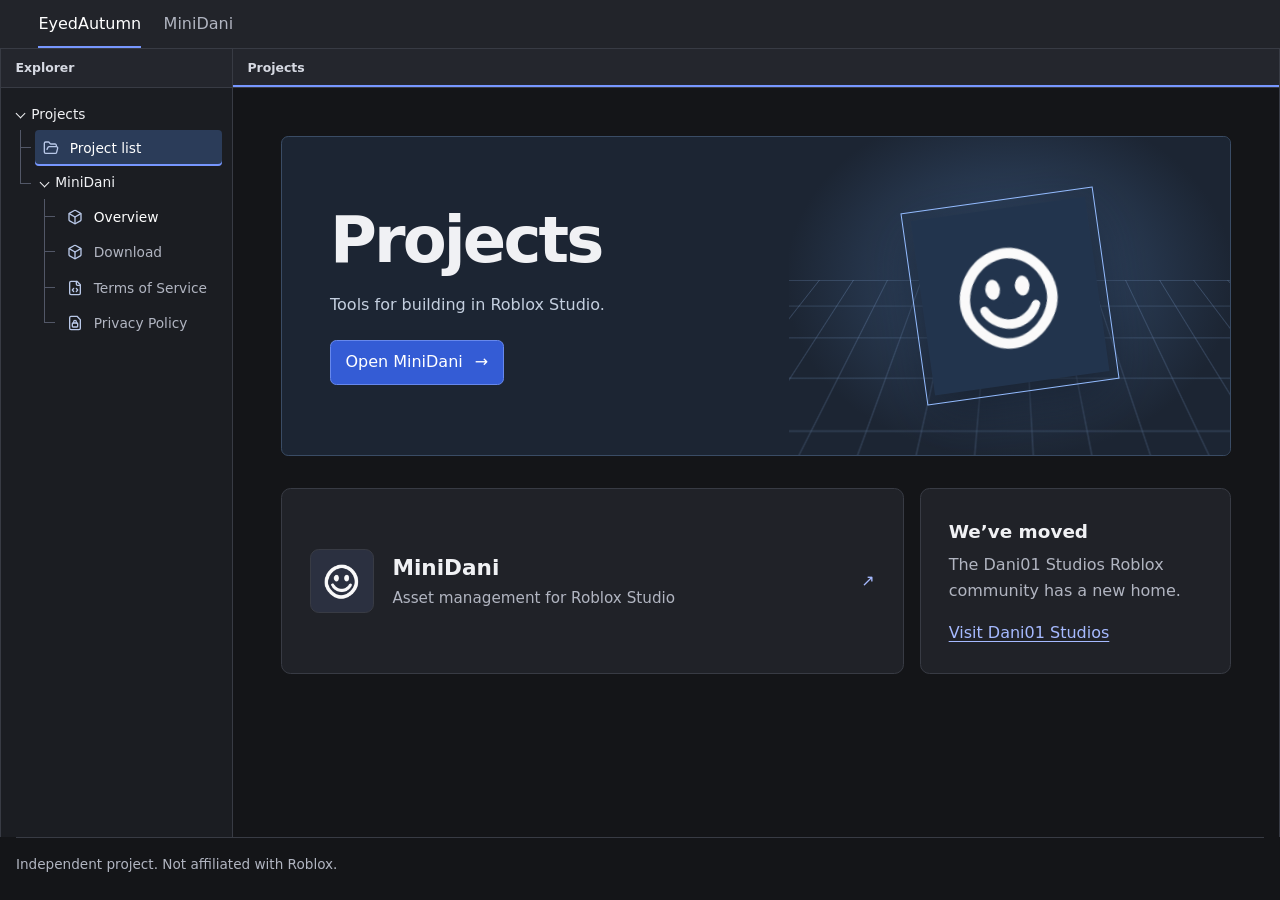
<file: index.html>
<!doctype html>
<html lang="en">
<head>
  <meta charset="utf-8">
  <meta name="viewport" content="width=device-width, initial-scale=1">
  <title>Projects · EyedAutumn</title>
  <link rel="stylesheet" href="assets/site.css">
</head>
<body>
  <header class="bar"><nav aria-label="Main navigation"><a href="index.html" aria-current="page">EyedAutumn</a><a href="MiniDani/index.html">MiniDani</a></nav></header>
  <div class="workspace">
    <aside class="explorer">
      <div class="pane-title">Explorer</div>
      <nav aria-label="Project explorer">
        <details open>
          <summary>Projects</summary>
          <div class="tree-children">
            <a href="index.html" aria-current="page"><img src="assets/icons/folder-open.svg" width="16" height="16" alt="">Project list</a>
            <details open>
              <summary>MiniDani</summary>
              <div class="tree-children">
                <a href="MiniDani/index.html"><img src="assets/icons/box.svg" width="16" height="16" alt="">Overview</a>
                <a href="MiniDani/download/index.html"><img src="assets/icons/box.svg" width="16" height="16" alt="">Download</a>
                <a href="MiniDani/terms/index.html"><img src="assets/icons/file-code.svg" width="16" height="16" alt="">Terms of Service</a>
                <a href="MiniDani/privacy/index.html"><img src="assets/icons/file-lock.svg" width="16" height="16" alt="">Privacy Policy</a>
              </div>
            </details>
          </div>
        </details>
      </nav>
    </aside>
    <main>
      <div class="pane-title document-tab">Projects</div>
      <div class="page-content">
    <header class="viewport">
      <div class="viewport-copy">
        <h1>Projects</h1>
        <p>Tools for building in Roblox Studio.</p>
        <a class="button primary" href="MiniDani/index.html">Open MiniDani <span aria-hidden="true">→</span></a>
      </div>
      <div class="viewport-art" aria-hidden="true">
        <div class="floor"></div>
        <div class="selection"><img src="assets/minidani.png" alt="" width="128" height="128"></div>
      </div>
    </header>
    <div class="grid">
      <a class="panel project" href="MiniDani/index.html">
        <img class="icon" src="assets/minidani.png" width="64" height="64" alt="">
        <span><strong>MiniDani</strong><small>Asset management for Roblox Studio</small></span>
        <span class="arrow" aria-hidden="true">↗</span>
      </a>
      <aside class="panel">
        <h2>We’ve moved</h2>
        <p>The Dani01 Studios Roblox community has a new home.</p>
        <a href="https://dani01-studios.lofty-lamp-8094.chatgpt.site">Visit Dani01 Studios</a>
      </aside>
    </div>
      </div>
    </main>
  </div>
  <footer>Independent project. Not affiliated with Roblox.</footer>
</body>
</html>
</file>
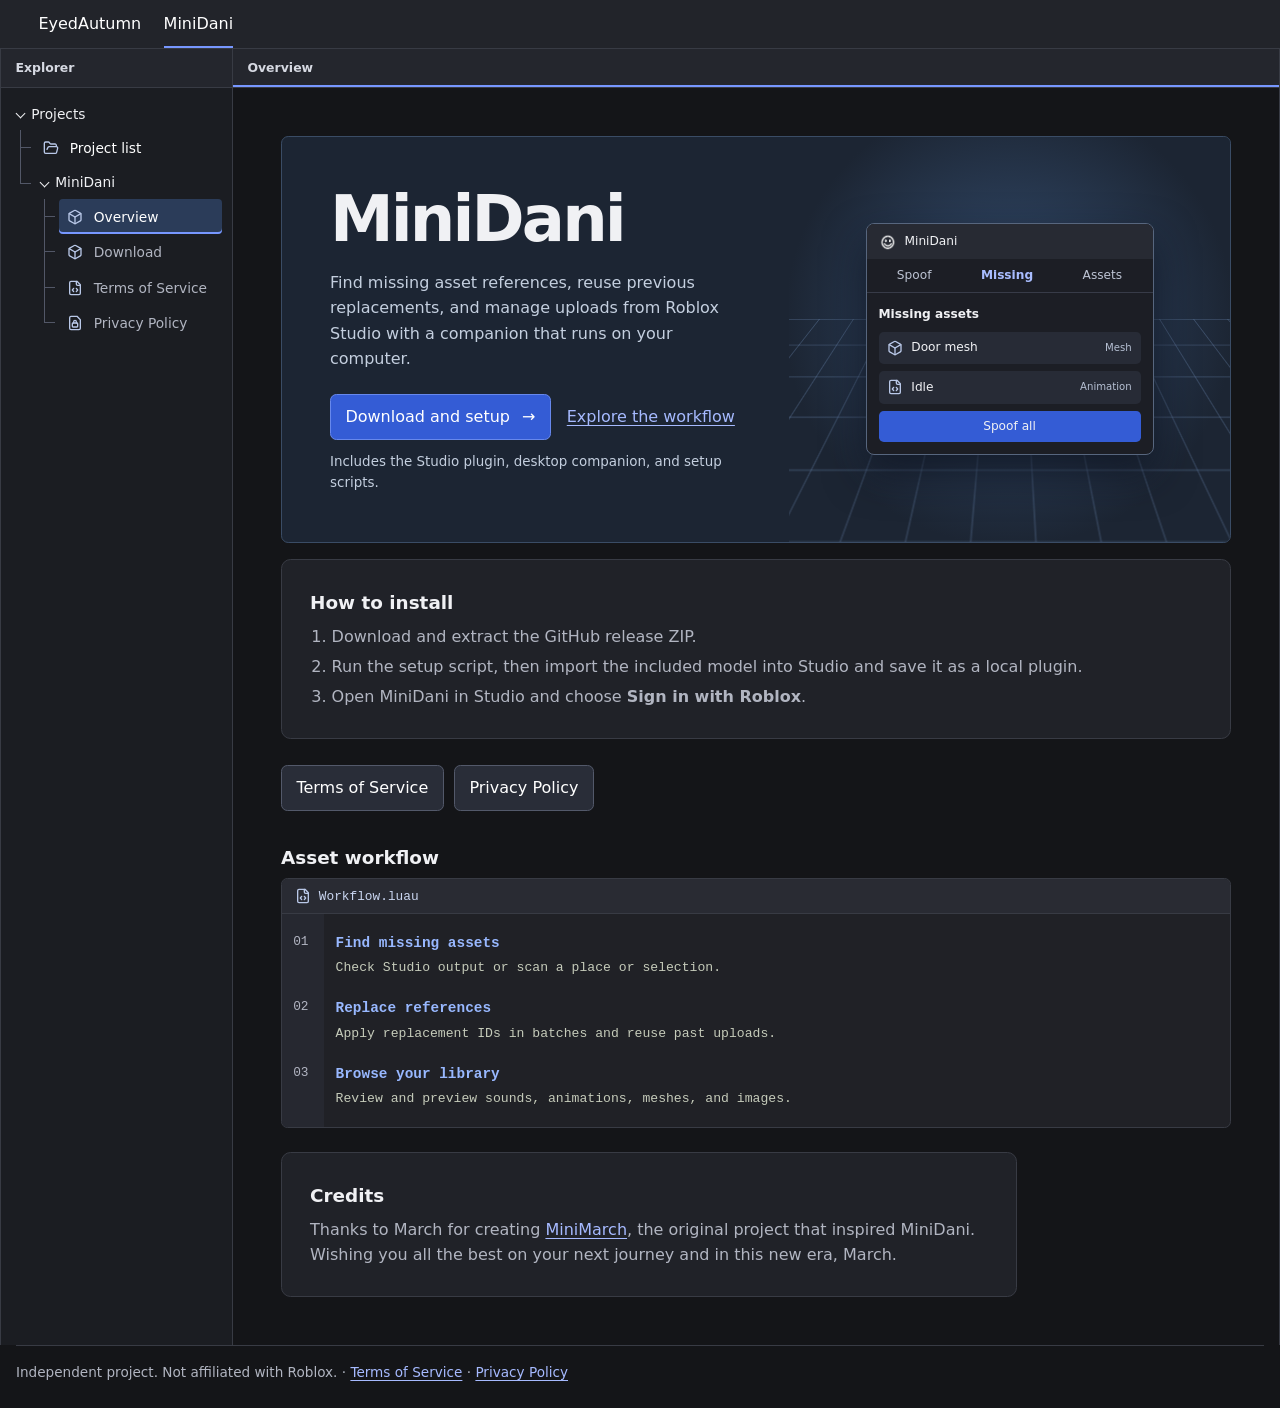
<file: MiniDani/index.html>
<!doctype html>
<html lang="en">
<head>
  <meta charset="utf-8">
  <meta name="viewport" content="width=device-width, initial-scale=1">
  <title>MiniDani · EyedAutumn</title>
  <link rel="stylesheet" href="../assets/site.css">
</head>
<body>
  <header class="bar"><nav aria-label="Main navigation"><a href="../index.html">EyedAutumn</a><a href="index.html" aria-current="page">MiniDani</a></nav></header>
  <div class="workspace">
    <aside class="explorer">
      <div class="pane-title">Explorer</div>
      <nav aria-label="Project explorer">
        <details open>
          <summary>Projects</summary>
          <div class="tree-children">
            <a href="../index.html"><img src="../assets/icons/folder-open.svg" width="16" height="16" alt="">Project list</a>
            <details open>
              <summary>MiniDani</summary>
              <div class="tree-children">
                <a href="../MiniDani/index.html" aria-current="page"><img src="../assets/icons/box.svg" width="16" height="16" alt="">Overview</a>
                <a href="../MiniDani/download/index.html"><img src="../assets/icons/box.svg" width="16" height="16" alt="">Download</a>
                <a href="../MiniDani/terms/index.html"><img src="../assets/icons/file-code.svg" width="16" height="16" alt="">Terms of Service</a>
                <a href="../MiniDani/privacy/index.html"><img src="../assets/icons/file-lock.svg" width="16" height="16" alt="">Privacy Policy</a>
              </div>
            </details>
          </div>
        </details>
      </nav>
    </aside>
    <main>
      <div class="pane-title document-tab">Overview</div>
      <div class="page-content">
    <header class="viewport minidani-viewport">
      <div class="viewport-copy">
        <h1>MiniDani</h1>
        <p>Find missing asset references, reuse previous replacements, and manage uploads from Roblox Studio with a companion that runs on your computer.</p>
        <div class="overview-actions">
          <a class="button primary" href="download/index.html">Download and setup <span aria-hidden="true">→</span></a>
          <a href="#workflow">Explore the workflow</a>
        </div>
        <p class="release-note">Includes the Studio plugin, desktop companion, and setup scripts.</p>
      </div>
      <div class="viewport-art" aria-hidden="true">
        <div class="floor"></div>
        <div class="plugin-preview">
          <div class="preview-title"><img src="../assets/minidani.png" alt="" width="18" height="18"> MiniDani</div>
          <div class="preview-tabs"><span>Spoof</span><strong>Missing</strong><span>Assets</span></div>
          <div class="preview-body">
            <strong>Missing assets</strong>
            <div class="preview-row"><img src="../assets/icons/box.svg" width="16" height="16" alt=""> Door mesh <small>Mesh</small></div>
            <div class="preview-row"><img src="../assets/icons/file-code.svg" width="16" height="16" alt=""> Idle <small>Animation</small></div>
            <span class="preview-action">Spoof all</span>
          </div>
        </div>
      </div>
    </header>
    <section class="panel setup-summary" aria-labelledby="setup-heading">
      <h2 id="setup-heading">How to install</h2>
      <ol>
        <li>Download and extract the GitHub release ZIP.</li>
        <li>Run the setup script, then import the included model into Studio and save it as a local plugin.</li>
        <li>Open MiniDani in Studio and choose <strong>Sign in with Roblox</strong>.</li>
      </ol>
    </section>
    <nav class="actions project-docs" aria-label="Project documents">
      <a class="button" href="terms/index.html">Terms of Service</a>
      <a class="button" href="privacy/index.html">Privacy Policy</a>
    </nav>
    <section id="workflow" class="workflow">
      <h2>Asset workflow</h2>
      <div class="editor">
        <div class="editor-tab"><img src="../assets/icons/file-code.svg" width="16" height="16" alt=""> Workflow.luau</div>
        <ol class="editor-lines">
          <li><h3>Find missing assets</h3><p>Check Studio output or scan a place or selection.</p></li>
          <li><h3>Replace references</h3><p>Apply replacement IDs in batches and reuse past uploads.</p></li>
          <li><h3>Browse your library</h3><p>Review and preview sounds, animations, meshes, and images.</p></li>
        </ol>
      </div>
    </section>
    <section class="panel credit">
      <h2>Credits</h2>
      <p>Thanks to March for creating <a href="https://web.archive.org/web/20261103222430/https://minimarch.catnapy.com/">MiniMarch</a>, the original project that inspired MiniDani. Wishing you all the best on your next journey and in this new era, March.</p>
    </section>
      </div>
    </main>
  </div>
  <footer>Independent project. Not affiliated with Roblox. · <a href="terms/index.html">Terms of Service</a> · <a href="privacy/index.html">Privacy Policy</a></footer>
</body>
</html>
</file>
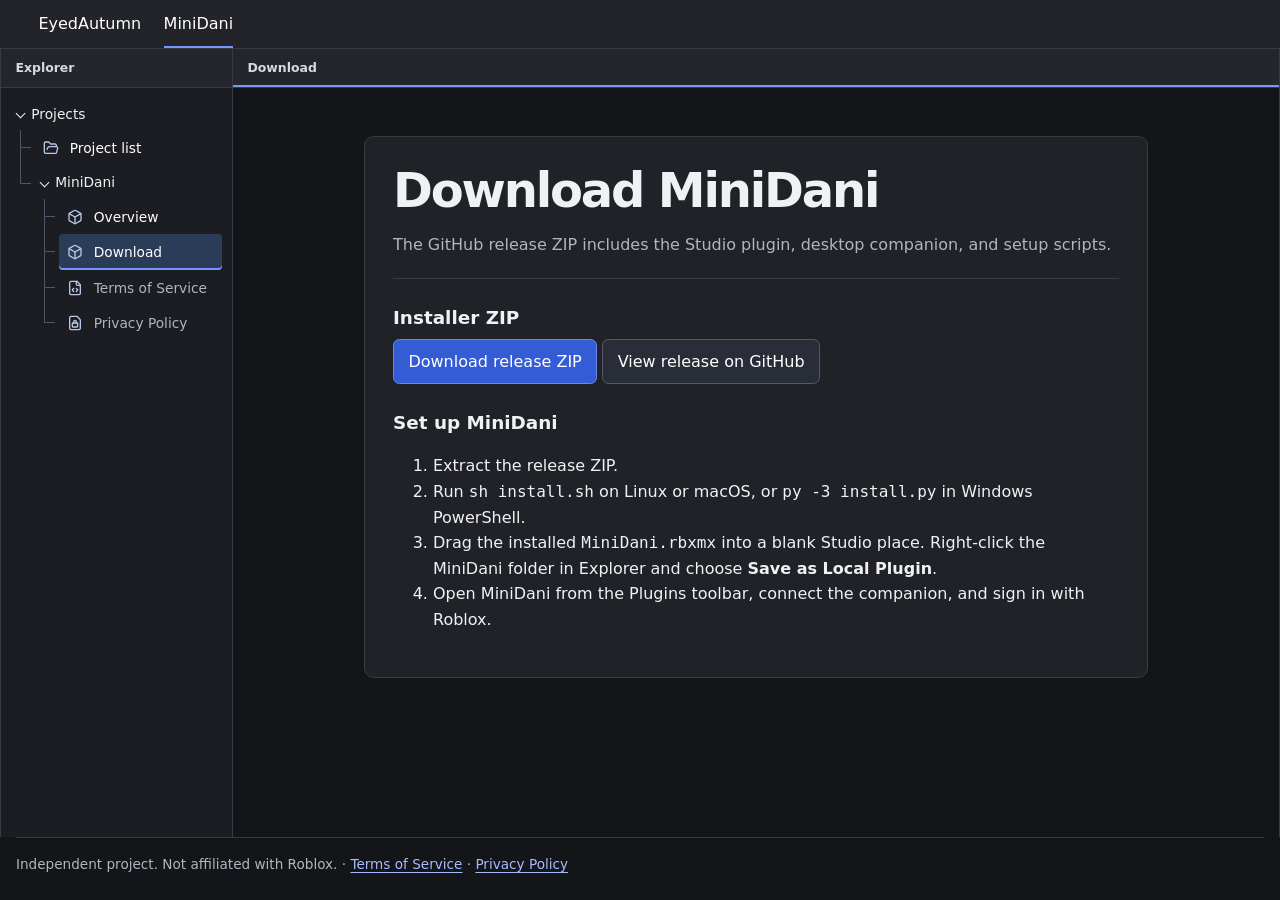
<file: MiniDani/download/index.html>
<!doctype html>
<html lang="en">
<head>
  <meta charset="utf-8">
  <meta name="viewport" content="width=device-width, initial-scale=1">
  <title>Download · MiniDani</title>
  <link rel="stylesheet" href="../../assets/site.css">
</head>
<body>
  <header class="bar"><nav aria-label="Main navigation"><a href="../../index.html">EyedAutumn</a><a href="../index.html" aria-current="location">MiniDani</a></nav></header>
  <div class="workspace">
    <aside class="explorer">
      <div class="pane-title">Explorer</div>
      <nav aria-label="Project explorer">
        <details open>
          <summary>Projects</summary>
          <div class="tree-children">
            <a href="../../index.html"><img src="../../assets/icons/folder-open.svg" width="16" height="16" alt="">Project list</a>
            <details open>
              <summary>MiniDani</summary>
              <div class="tree-children">
                <a href="../../MiniDani/index.html"><img src="../../assets/icons/box.svg" width="16" height="16" alt="">Overview</a>
                <a href="../../MiniDani/download/index.html" aria-current="page"><img src="../../assets/icons/box.svg" width="16" height="16" alt="">Download</a>
                <a href="../../MiniDani/terms/index.html"><img src="../../assets/icons/file-code.svg" width="16" height="16" alt="">Terms of Service</a>
                <a href="../../MiniDani/privacy/index.html"><img src="../../assets/icons/file-lock.svg" width="16" height="16" alt="">Privacy Policy</a>
              </div>
            </details>
          </div>
        </details>
      </nav>
    </aside>
    <main>
      <div class="pane-title document-tab">Download</div>
      <div class="page-content">
        <article class="document panel">
          <header>
            <h1>Download MiniDani</h1>
            <p>The GitHub release ZIP includes the Studio plugin, desktop companion, and setup scripts.</p>
          </header>
          <section aria-labelledby="installer">
            <h2 id="installer">Installer ZIP</h2>
            <a class="button primary" href="https://github.com/eyedautumn/MiniDani/releases/latest/download/MiniDani-companion.zip">Download release ZIP</a>
            <a class="button" href="https://github.com/eyedautumn/MiniDani/releases/latest">View release on GitHub</a>
          </section>
          <section>
            <h2>Set up MiniDani</h2>
            <ol>
              <li>Extract the release ZIP.</li>
              <li>Run <code>sh install.sh</code> on Linux or macOS, or <code>py -3 install.py</code> in Windows PowerShell.</li>
              <li>Drag the installed <code>MiniDani.rbxmx</code> into a blank Studio place. Right-click the MiniDani folder in Explorer and choose <strong>Save as Local Plugin</strong>.</li>
              <li>Open MiniDani from the Plugins toolbar, connect the companion, and sign in with Roblox.</li>
            </ol>
          </section>
        </article>
      </div>
    </main>
  </div>
  <footer>Independent project. Not affiliated with Roblox. · <a href="index.html">Terms of Service</a> · <a href="../privacy/index.html">Privacy Policy</a></footer>
</body>
</html>
</file>
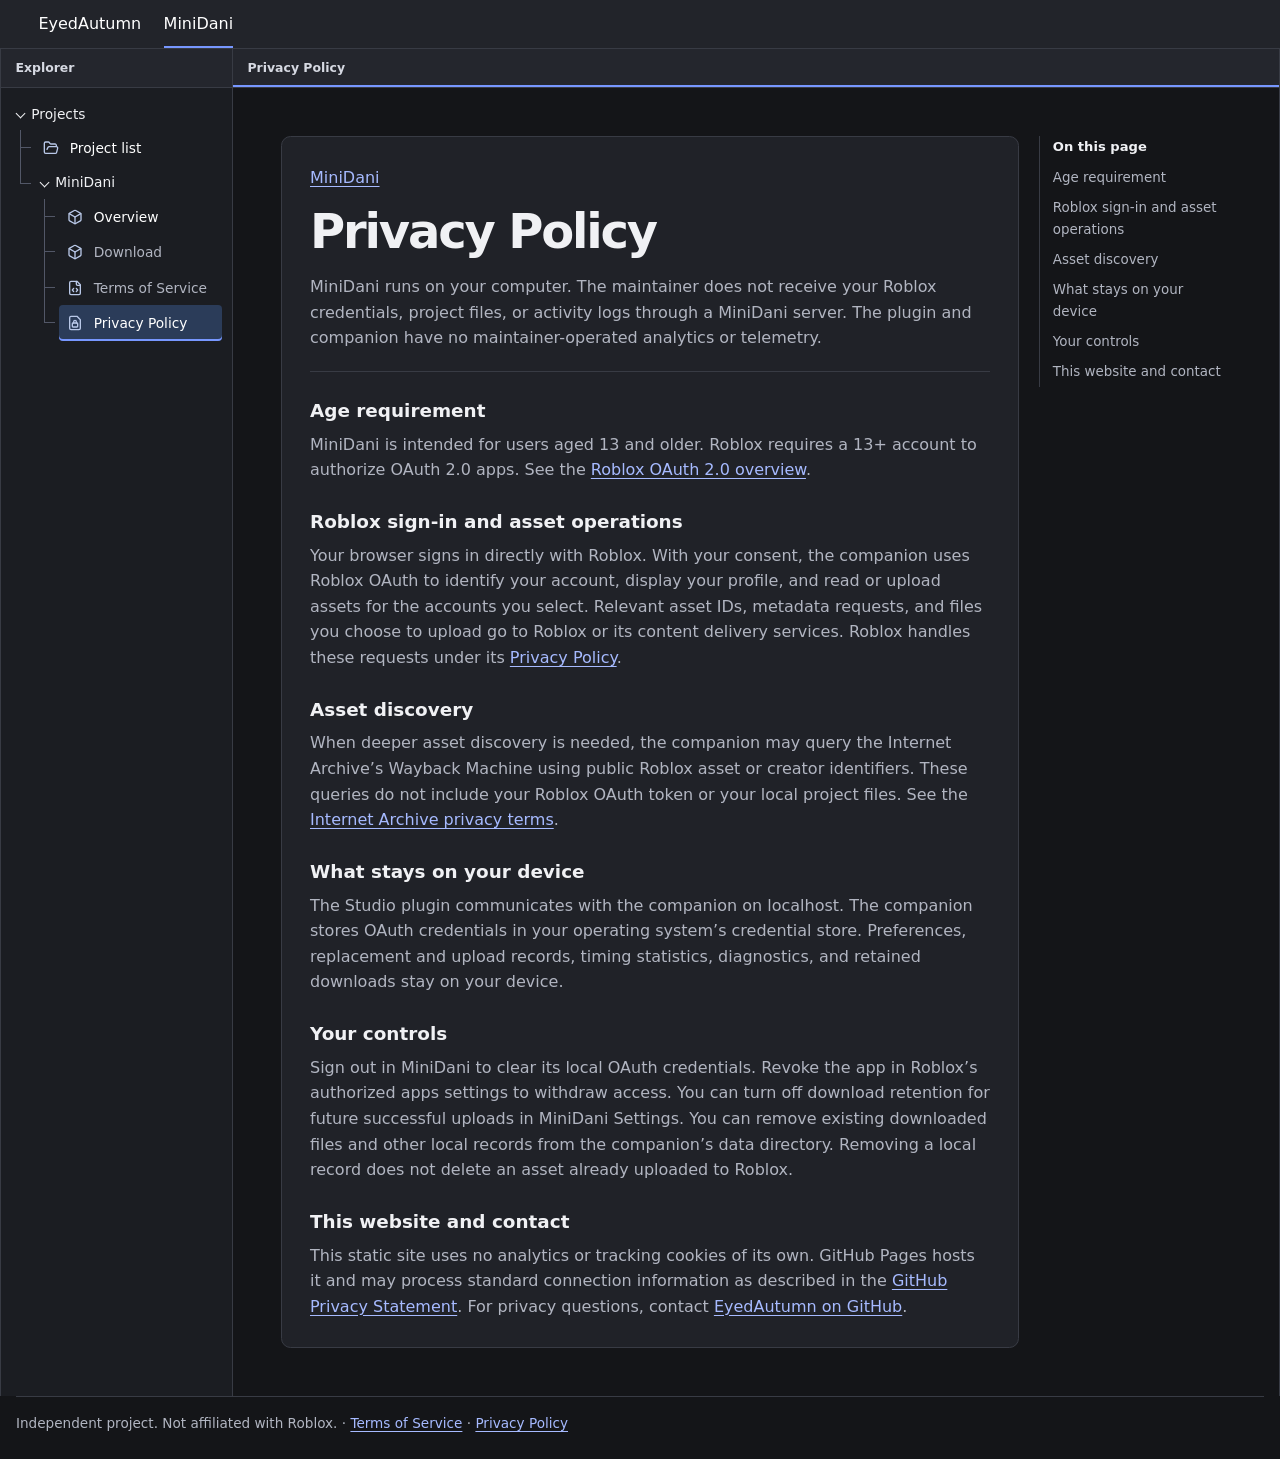
<file: MiniDani/privacy/index.html>
<!doctype html>
<html lang="en">
<head>
  <meta charset="utf-8">
  <meta name="viewport" content="width=device-width, initial-scale=1">
  <title>Privacy Policy · MiniDani</title>
  <link rel="stylesheet" href="../../assets/site.css">
</head>
<body>
  <header class="bar"><nav aria-label="Main navigation"><a href="../../index.html">EyedAutumn</a><a href="../index.html" aria-current="location">MiniDani</a></nav></header>
  <div class="workspace">
    <aside class="explorer">
      <div class="pane-title">Explorer</div>
      <nav aria-label="Project explorer">
        <details open>
          <summary>Projects</summary>
          <div class="tree-children">
            <a href="../../index.html"><img src="../../assets/icons/folder-open.svg" width="16" height="16" alt="">Project list</a>
            <details open>
              <summary>MiniDani</summary>
              <div class="tree-children">
                <a href="../../MiniDani/index.html"><img src="../../assets/icons/box.svg" width="16" height="16" alt="">Overview</a>
                <a href="../../MiniDani/download/index.html"><img src="../../assets/icons/box.svg" width="16" height="16" alt="">Download</a>
                <a href="../../MiniDani/terms/index.html"><img src="../../assets/icons/file-code.svg" width="16" height="16" alt="">Terms of Service</a>
                <a href="../../MiniDani/privacy/index.html" aria-current="page"><img src="../../assets/icons/file-lock.svg" width="16" height="16" alt="">Privacy Policy</a>
              </div>
            </details>
          </div>
        </details>
      </nav>
    </aside>
    <main>
      <div class="pane-title document-tab">Privacy Policy</div>
      <div class="page-content">
    <div class="document-layout">
    <article class="document panel">
      <header>
        <p><a href="../index.html">MiniDani</a></p>
        <h1>Privacy Policy</h1>
        <p>MiniDani runs on your computer. The maintainer does not receive your Roblox credentials, project files, or activity logs through a MiniDani server. The plugin and companion have no maintainer-operated analytics or telemetry.</p>
      </header>
      <section id="age-requirement">
        <h2>Age requirement</h2>
        <p>MiniDani is intended for users aged 13 and older. Roblox requires a 13+ account to authorize OAuth 2.0 apps. See the <a href="https://create.roblox.com/docs/cloud/auth/oauth2-overview">Roblox OAuth 2.0 overview</a>.</p>
      </section>
      <section id="roblox-sign-in-and-asset-operations">
        <h2>Roblox sign-in and asset operations</h2>
        <p>Your browser signs in directly with Roblox. With your consent, the companion uses Roblox OAuth to identify your account, display your profile, and read or upload assets for the accounts you select. Relevant asset IDs, metadata requests, and files you choose to upload go to Roblox or its content delivery services. Roblox handles these requests under its <a href="https://www.roblox.com/info/privacy">Privacy Policy</a>.</p>
      </section>
      <section id="asset-discovery">
        <h2>Asset discovery</h2>
        <p>When deeper asset discovery is needed, the companion may query the Internet Archive’s Wayback Machine using public Roblox asset or creator identifiers. These queries do not include your Roblox OAuth token or your local project files. See the <a href="https://archive.org/about/terms.php">Internet Archive privacy terms</a>.</p>
      </section>
      <section id="what-stays-on-your-device">
        <h2>What stays on your device</h2>
        <p>The Studio plugin communicates with the companion on localhost. The companion stores OAuth credentials in your operating system’s credential store. Preferences, replacement and upload records, timing statistics, diagnostics, and retained downloads stay on your device.</p>
      </section>
      <section id="your-controls">
        <h2>Your controls</h2>
        <p>Sign out in MiniDani to clear its local OAuth credentials. Revoke the app in Roblox’s authorized apps settings to withdraw access. You can turn off download retention for future successful uploads in MiniDani Settings. You can remove existing downloaded files and other local records from the companion’s data directory. Removing a local record does not delete an asset already uploaded to Roblox.</p>
      </section>
      <section id="this-website-and-contact">
        <h2>This website and contact</h2>
        <p>This static site uses no analytics or tracking cookies of its own. GitHub Pages hosts it and may process standard connection information as described in the <a href="https://docs.github.com/en/site-policy/privacy-policies/github-general-privacy-statement">GitHub Privacy Statement</a>. For privacy questions, contact <a href="https://github.com/eyedautumn">EyedAutumn on GitHub</a>.</p>
      </section>
    </article>
    <aside class="outline" aria-label="On this page">
      <h2>On this page</h2>
      <a href="#age-requirement">Age requirement</a>
      <a href="#roblox-sign-in-and-asset-operations">Roblox sign-in and asset operations</a>
      <a href="#asset-discovery">Asset discovery</a>
      <a href="#what-stays-on-your-device">What stays on your device</a>
      <a href="#your-controls">Your controls</a>
      <a href="#this-website-and-contact">This website and contact</a>
    </aside>
    </div>
      </div>
    </main>
  </div>
  <footer>Independent project. Not affiliated with Roblox. · <a href="../terms/index.html">Terms of Service</a> · <a href="index.html">Privacy Policy</a></footer>
</body>
</html>
</file>
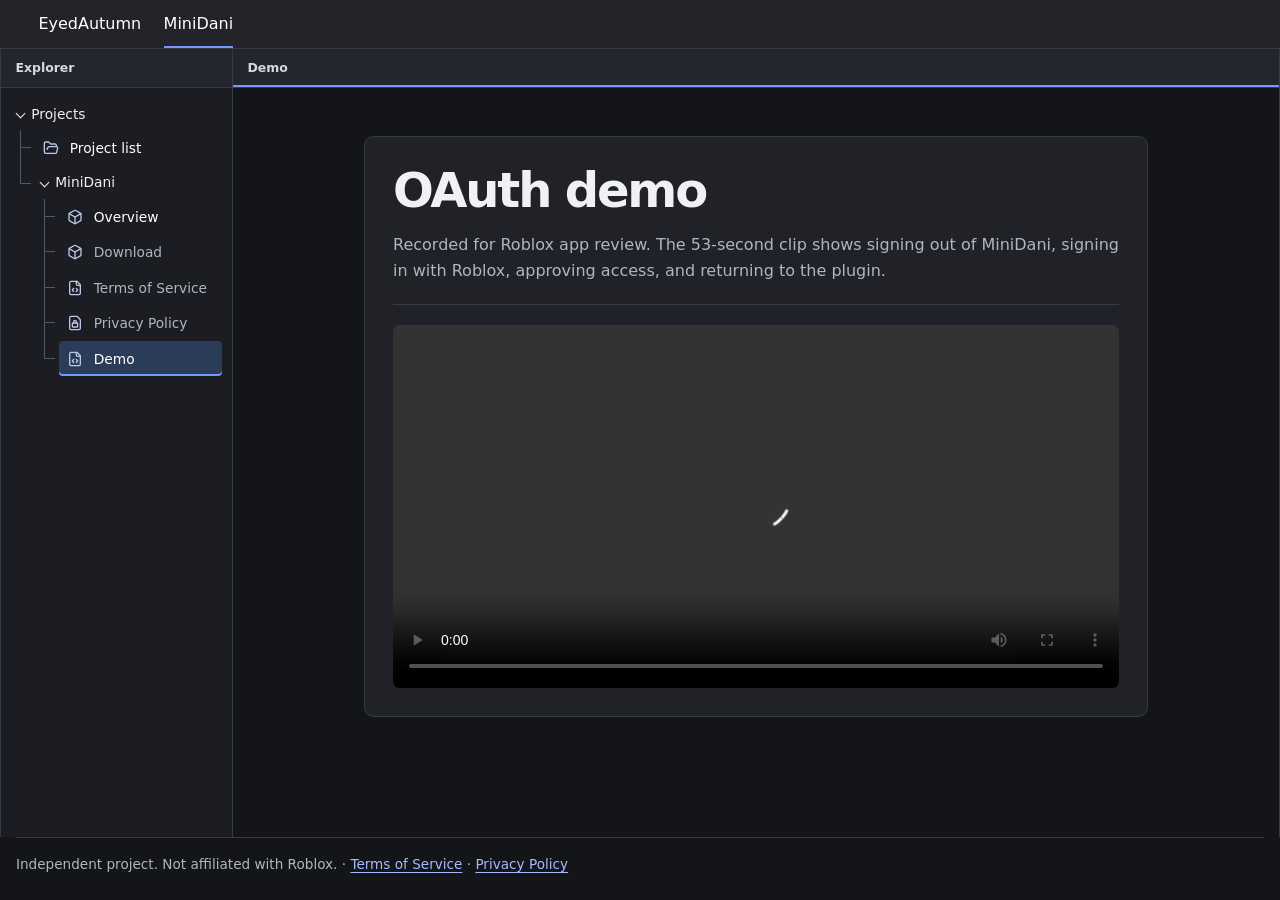
<file: MiniDani/review-cdviVBaAeEvka-bNcPIlo2K6/index.html>
<!doctype html>
<html lang="en">
<head>
  <meta charset="utf-8">
  <meta name="viewport" content="width=device-width, initial-scale=1">
  <title>OAuth demo · MiniDani</title>
  <meta name="robots" content="noindex, nofollow">
  <meta name="referrer" content="no-referrer">
  <link rel="stylesheet" href="../../assets/site.css">
</head>
<body>
  <header class="bar"><nav aria-label="Main navigation"><a href="../../index.html">EyedAutumn</a><a href="../index.html" aria-current="location">MiniDani</a></nav></header>
  <div class="workspace">
    <aside class="explorer">
      <div class="pane-title">Explorer</div>
      <nav aria-label="Project explorer">
        <details open>
          <summary>Projects</summary>
          <div class="tree-children">
            <a href="../../index.html"><img src="../../assets/icons/folder-open.svg" width="16" height="16" alt="">Project list</a>
            <details open>
              <summary>MiniDani</summary>
              <div class="tree-children">
                <a href="../../MiniDani/index.html"><img src="../../assets/icons/box.svg" width="16" height="16" alt="">Overview</a>
                <a href="../../MiniDani/download/index.html"><img src="../../assets/icons/box.svg" width="16" height="16" alt="">Download</a>
                <a href="../../MiniDani/terms/index.html"><img src="../../assets/icons/file-code.svg" width="16" height="16" alt="">Terms of Service</a>
                <a href="../../MiniDani/privacy/index.html"><img src="../../assets/icons/file-lock.svg" width="16" height="16" alt="">Privacy Policy</a>
                <a href="index.html" aria-current="page"><img src="../../assets/icons/file-code.svg" width="16" height="16" alt="">Demo</a>
              </div>
            </details>
          </div>
        </details>
      </nav>
    </aside>
    <main>
      <div class="pane-title document-tab">Demo</div>
      <div class="page-content">
        <article class="document panel">
          <header>
            <h1>OAuth demo</h1>
            <p>Recorded for Roblox app review. The 53-second clip shows signing out of MiniDani, signing in with Roblox, approving access, and returning to the plugin.</p>
          </header>
          <video class="review-video" controls playsinline preload="metadata" aria-label="MiniDani Roblox OAuth sign-in demonstration">
            <source src="oauth-demo.mp4" type="video/mp4">
            <a href="oauth-demo.mp4">Download the OAuth demo</a>
          </video>
        </article>
      </div>
    </main>
  </div>
  <footer>Independent project. Not affiliated with Roblox. · <a href="../terms/index.html">Terms of Service</a> · <a href="../privacy/index.html">Privacy Policy</a></footer>
</body>
</html>
</file>
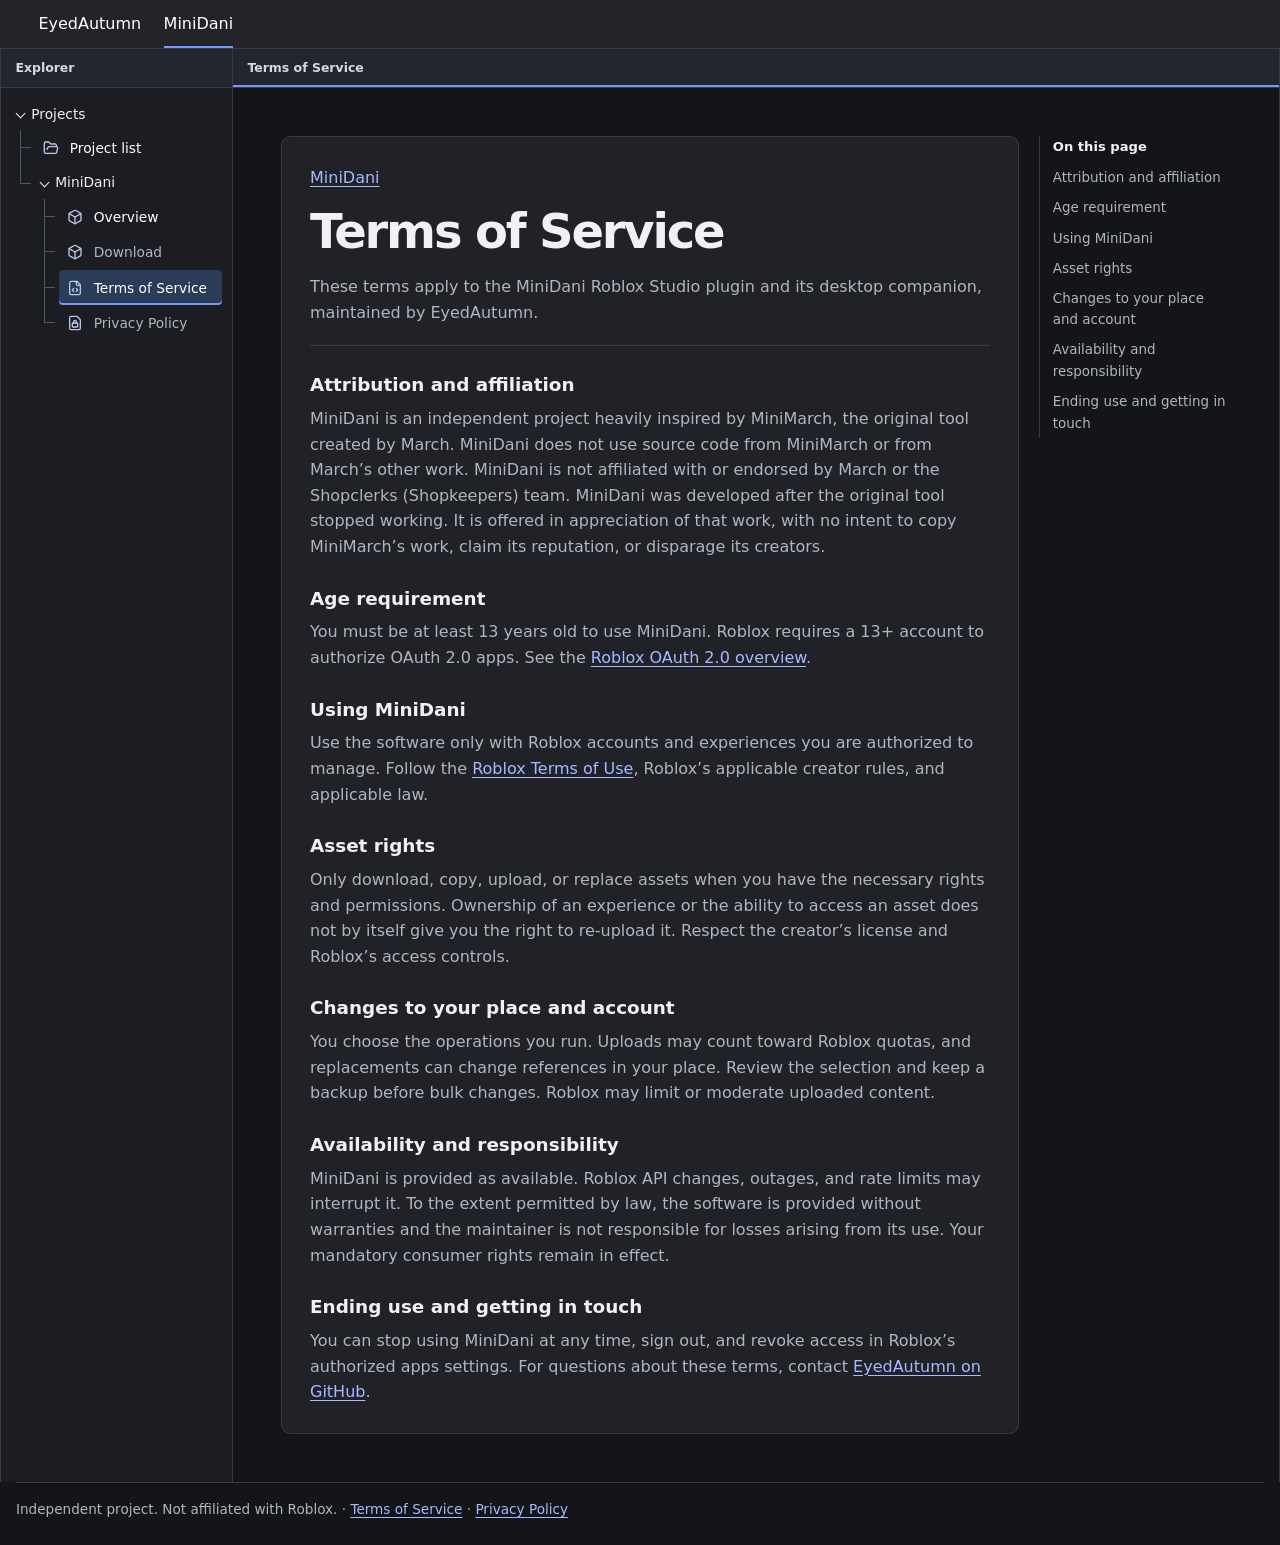
<file: MiniDani/terms/index.html>
<!doctype html>
<html lang="en">
<head>
  <meta charset="utf-8">
  <meta name="viewport" content="width=device-width, initial-scale=1">
  <title>Terms of Service · MiniDani</title>
  <link rel="stylesheet" href="../../assets/site.css">
</head>
<body>
  <header class="bar"><nav aria-label="Main navigation"><a href="../../index.html">EyedAutumn</a><a href="../index.html" aria-current="location">MiniDani</a></nav></header>
  <div class="workspace">
    <aside class="explorer">
      <div class="pane-title">Explorer</div>
      <nav aria-label="Project explorer">
        <details open>
          <summary>Projects</summary>
          <div class="tree-children">
            <a href="../../index.html"><img src="../../assets/icons/folder-open.svg" width="16" height="16" alt="">Project list</a>
            <details open>
              <summary>MiniDani</summary>
              <div class="tree-children">
                <a href="../../MiniDani/index.html"><img src="../../assets/icons/box.svg" width="16" height="16" alt="">Overview</a>
                <a href="../../MiniDani/download/index.html"><img src="../../assets/icons/box.svg" width="16" height="16" alt="">Download</a>
                <a href="../../MiniDani/terms/index.html" aria-current="page"><img src="../../assets/icons/file-code.svg" width="16" height="16" alt="">Terms of Service</a>
                <a href="../../MiniDani/privacy/index.html"><img src="../../assets/icons/file-lock.svg" width="16" height="16" alt="">Privacy Policy</a>
              </div>
            </details>
          </div>
        </details>
      </nav>
    </aside>
    <main>
      <div class="pane-title document-tab">Terms of Service</div>
      <div class="page-content">
    <div class="document-layout">
    <article class="document panel">
      <header>
        <p><a href="../index.html">MiniDani</a></p>
        <h1>Terms of Service</h1>
        <p>These terms apply to the MiniDani Roblox Studio plugin and its desktop companion, maintained by EyedAutumn.</p>
      </header>
      <section id="attribution-and-affiliation">
        <h2>Attribution and affiliation</h2>
        <p>MiniDani is an independent project heavily inspired by MiniMarch, the original tool created by March. MiniDani does not use source code from MiniMarch or from March’s other work. MiniDani is not affiliated with or endorsed by March or the Shopclerks (Shopkeepers) team. MiniDani was developed after the original tool stopped working. It is offered in appreciation of that work, with no intent to copy MiniMarch’s work, claim its reputation, or disparage its creators.</p>
      </section>
      <section id="age-requirement">
        <h2>Age requirement</h2>
        <p>You must be at least 13 years old to use MiniDani. Roblox requires a 13+ account to authorize OAuth 2.0 apps. See the <a href="https://create.roblox.com/docs/cloud/auth/oauth2-overview">Roblox OAuth 2.0 overview</a>.</p>
      </section>
      <section id="using-minidani">
        <h2>Using MiniDani</h2>
        <p>Use the software only with Roblox accounts and experiences you are authorized to manage. Follow the <a href="https://www.roblox.com/termsofuse">Roblox Terms of Use</a>, Roblox’s applicable creator rules, and applicable law.</p>
      </section>
      <section id="asset-rights">
        <h2>Asset rights</h2>
        <p>Only download, copy, upload, or replace assets when you have the necessary rights and permissions. Ownership of an experience or the ability to access an asset does not by itself give you the right to re-upload it. Respect the creator’s license and Roblox’s access controls.</p>
      </section>
      <section id="changes-to-your-place-and-account">
        <h2>Changes to your place and account</h2>
        <p>You choose the operations you run. Uploads may count toward Roblox quotas, and replacements can change references in your place. Review the selection and keep a backup before bulk changes. Roblox may limit or moderate uploaded content.</p>
      </section>
      <section id="availability-and-responsibility">
        <h2>Availability and responsibility</h2>
        <p>MiniDani is provided as available. Roblox API changes, outages, and rate limits may interrupt it. To the extent permitted by law, the software is provided without warranties and the maintainer is not responsible for losses arising from its use. Your mandatory consumer rights remain in effect.</p>
      </section>
      <section id="ending-use-and-getting-in-touch">
        <h2>Ending use and getting in touch</h2>
        <p>You can stop using MiniDani at any time, sign out, and revoke access in Roblox’s authorized apps settings. For questions about these terms, contact <a href="https://github.com/eyedautumn">EyedAutumn on GitHub</a>.</p>
      </section>
    </article>
    <aside class="outline" aria-label="On this page">
      <h2>On this page</h2>
      <a href="#attribution-and-affiliation">Attribution and affiliation</a>
      <a href="#age-requirement">Age requirement</a>
      <a href="#using-minidani">Using MiniDani</a>
      <a href="#asset-rights">Asset rights</a>
      <a href="#changes-to-your-place-and-account">Changes to your place and account</a>
      <a href="#availability-and-responsibility">Availability and responsibility</a>
      <a href="#ending-use-and-getting-in-touch">Ending use and getting in touch</a>
    </aside>
    </div>
      </div>
    </main>
  </div>
  <footer>Independent project. Not affiliated with Roblox. · <a href="index.html">Terms of Service</a> · <a href="../privacy/index.html">Privacy Policy</a></footer>
</body>
</html>
</file>
<file: assets/site.css>
:root {
  color-scheme: dark;
  font: 16px/1.6 system-ui, sans-serif;
  background: #16171b;
  color: #f0f1f4;
  --panel: #202228;
  --edge: #383b44;
  --muted: #b1b5c1;
  --blue: #a6baff;
}
* { box-sizing: border-box; }
body { margin: 0; min-height: 100vh; display: flex; flex-direction: column; }
a { color: var(--blue); text-underline-offset: .2em; }
a:focus-visible { outline: 2px solid var(--blue); outline-offset: 4px; }
.bar { background: var(--panel); border-bottom: 1px solid var(--edge); }
nav, main, footer { width: min(100% - 2rem, 68rem); margin-inline: auto; }
nav { display: flex; align-items: center; gap: 1.4rem; min-height: 3.25rem; flex-wrap: wrap; }
nav a { color: var(--muted); text-decoration: none; padding: .7rem 0; }
nav a:first-child, nav a[aria-current] { color: #fff; }
nav a[aria-current] { box-shadow: inset 0 -2px #7797ff; }
main { flex: 1; padding-block: clamp(2rem, 7vw, 5.5rem); }
h1, h2, p { margin-top: 0; }
h1 { font-size: clamp(2.2rem, 6vw, 4rem); line-height: 1.08; letter-spacing: -.045em; margin-bottom: 1rem; }
h2 { font-size: 1.15rem; margin-bottom: .4rem; }
p { color: var(--muted); }
p:last-child { margin-bottom: 0; }
.panel { border: 1px solid var(--edge); border-radius: .6rem; background: var(--panel); padding: clamp(1rem, 3vw, 1.75rem); }
.grid { display: grid; grid-template-columns: minmax(0, 2fr) minmax(0, 1fr); gap: 1rem; margin-top: 2rem; }
.project { display: flex; align-items: center; gap: 1.15rem; color: inherit; text-decoration: none; }
.project:hover { border-color: #7797ff; background: #252938; }
.project strong { display: block; font-size: 1.35rem; }
.project small { display: block; color: var(--muted); font-size: .95rem; }
.arrow { margin-left: auto; color: var(--blue); }
.icon { width: 4rem; height: 4rem; object-fit: contain; background: #2b3040; border: 1px solid var(--edge); border-radius: .55rem; padding: .45rem; }
.hero { display: flex; gap: 1.2rem; align-items: start; }
.hero p { max-width: 42rem; }
.actions { display: flex; flex-wrap: wrap; gap: .65rem; margin: 1.65rem 0 2rem; }
.button { padding: .55rem .9rem; border: 1px solid #53596a; border-radius: .4rem; text-decoration: none; background: #292d38; color: #fff; }
.button:hover { background: #3b4866; }
.credit { max-width: 46rem; }
.document { max-width: 49rem; }
.document header { padding-bottom: 1.25rem; border-bottom: 1px solid var(--edge); }
.document section { margin-top: 1.5rem; }
footer { border-top: 1px solid var(--edge); padding-block: 1rem 1.5rem; font-size: .85rem; color: var(--muted); }
@media (max-width: 650px) { .grid { grid-template-columns: 1fr; } }

/* Workspace chrome */
body { background: #141518; }
.bar { background: #22242a; }
.bar nav { width: auto; margin-inline: clamp(1rem, 3vw, 2.5rem); min-height: 3rem; }
.workspace { display: grid; grid-template-columns: 14.5rem minmax(0, 1fr); flex: 1; width: min(100%, 91rem); margin-inline: auto; border-inline: 1px solid var(--edge); }
.explorer { background: #1b1d22; border-right: 1px solid var(--edge); }
.pane-title { padding: .55rem .9rem; background: #24262d; border-bottom: 1px solid var(--edge); color: #d6d9e2; font-size: .78rem; font-weight: 650; }
.explorer nav { width: auto; display: grid; gap: .2rem; margin: .6rem; }
.explorer nav a { padding: .42rem .55rem; border-radius: .25rem; display: flex; gap: .65rem; align-items: center; font-size: .86rem; }
.explorer nav a:hover { background: #292d37; }
.explorer nav a[aria-current] { background: #2b3c59; }
main { width: auto; min-width: 0; margin: 0; padding: 0; }
.document-tab { box-shadow: inset 0 -2px #7797ff; }
.page-content { padding: clamp(1rem, 4vw, 3rem); }
.viewport { position: relative; display: grid; grid-template-columns: 1.15fr 1fr; min-height: 20rem; overflow: hidden; isolation: isolate; background: #1c2533; border: 1px solid #3a4c65; border-radius: .45rem; }
.viewport-copy { position: relative; z-index: 1; align-self: center; padding: clamp(1.3rem, 4vw, 3rem); }
.viewport-copy p { color: #c4cfdf; max-width: 32rem; margin-bottom: 1.4rem; }
.viewport-art { position: relative; display: grid; place-items: center; overflow: hidden; background: radial-gradient(ellipse at 50% 45%, #354f72, #1c2533 72%); }
.floor { position: absolute; inset: 45% -55% -95%; transform: perspective(260px) rotateX(47deg); transform-origin: 50% 0; background-image: linear-gradient(#7596c454 1px, transparent 1px), linear-gradient(90deg, #7596c454 1px, transparent 1px); background-size: 34px 34px; mask-image: linear-gradient(#000, transparent 70%); }
.selection { display: grid; place-items: center; width: min(60%, 11rem); aspect-ratio: 1; position: relative; background: #22344d; outline: 1px solid #93bbff; outline-offset: 8px; box-shadow: 0 18px 48px #101621a3; transform: rotate(-8deg); }
.selection img { width: 80%; height: auto; }
.button { display: inline-flex; align-items: center; gap: .75rem; }
.button.primary { background: #345cd5; border-color: #6788ec; }
.button.primary:hover { background: #4269df; }
.workflow { margin-bottom: 1.5rem; scroll-margin-top: 1rem; }
.document { margin-inline: auto; }
footer { width: min(100% - 2rem, 91rem); }
@media (max-width: 850px) {
  .workspace { grid-template-columns: 1fr; }
  .explorer { border-right: 0; }
  .explorer .pane-title { display: none; }
  .explorer nav { display: flex; flex-wrap: wrap; gap: .25rem; }
}
@media (max-width: 580px) {
  .viewport { grid-template-columns: 1fr; }
  .viewport-art { min-height: 10rem; grid-row: 1; }
  .selection { width: 6rem; }
}

.explorer nav a img { flex: 0 0 1rem; }
.editor { border: 1px solid var(--edge); border-radius: .4rem; overflow: hidden; background: #202126; }
.editor-tab { display: flex; align-items: center; gap: .5rem; padding: .55rem .8rem; background: #292b33; border-bottom: 1px solid var(--edge); color: #cad6f1; font: .8rem ui-monospace, monospace; }
.editor-lines { counter-reset: editor-line; list-style: none; margin: 0; padding: .5rem 0; font-family: ui-monospace, monospace; background: linear-gradient(90deg, #262830 2.65rem, transparent 2.65rem); }
.editor-lines li { counter-increment: editor-line; position: relative; padding: .6rem .9rem .6rem 3.35rem; }
.editor-lines li::before { content: counter(editor-line, decimal-leading-zero); position: absolute; left: .7rem; color: #b2b5c2; font-size: .8rem; }
.editor-lines li:hover { background: #ffffff08; }
.editor-lines h3 { color: #98b8ff; font-size: .9rem; margin: 0; }
.editor-lines p { color: #c5cbba; font-size: .82rem; margin: .15rem 0 0; }

.explorer nav { display: block; }
.explorer summary {
  display: flex;
  align-items: center;
  gap: .45rem;
  padding: .35rem .4rem;
  border-radius: .25rem;
  cursor: pointer;
  list-style: none;
  font-size: .86rem;
}
.explorer summary::-webkit-details-marker { display: none; }
.explorer summary::before {
  content: "";
  width: .38rem;
  height: .38rem;
  border-right: 1.5px solid currentColor;
  border-bottom: 1.5px solid currentColor;
  transform: rotate(-45deg);
}
.explorer details[open] > summary::before { transform: rotate(45deg); }
.explorer summary:hover { background: #292d37; }
.explorer summary:focus-visible { outline: 2px solid var(--blue); }
.tree-children { padding-left: .9rem; margin-left: .6rem; }
.tree-children > * { position: relative; }
.tree-children > *::before {
  content: "";
  position: absolute;
  inset: 0 auto 0 -.9rem;
  border-left: 1px solid #525767;
}
.tree-children > :last-child::before { bottom: auto; height: 1.05rem; }
.tree-children > *::after {
  content: "";
  position: absolute;
  left: -.9rem;
  top: 1.05rem;
  width: .7rem;
  border-top: 1px solid #525767;
}

.project-docs { width: auto; min-height: 0; gap: .65rem; }
.project-docs .button { padding: .55rem .9rem; color: #fff; }
.minidani-viewport .viewport-art { padding: 1.5rem; }
.plugin-preview { position: relative; width: min(100%, 18rem); border: 1px solid #57667e; border-radius: .5rem; background: #1c1e25; box-shadow: 0 18px 40px #0b101bb0; overflow: hidden; font-size: .76rem; }
.preview-title, .preview-tabs, .preview-row { display: flex; align-items: center; gap: .5rem; }
.preview-title { background: #272a33; padding: .5rem .75rem; }
.preview-tabs { justify-content: space-around; border-bottom: 1px solid #373b48; color: #bdc4d4; padding: .42rem .6rem; }
.preview-tabs strong { color: #a9bdff; }
.preview-body { display: grid; gap: .45rem; padding: .75rem; }
.preview-row { padding: .4rem .55rem; background: #272b36; border-radius: .3rem; }
.preview-row small { margin-left: auto; color: #b6c0d3; }
.preview-action { padding: .38rem; background: #345cd5; border-radius: .3rem; text-align: center; }
.document-layout { display: grid; grid-template-columns: minmax(0, 1fr) 12rem; gap: 1.25rem; align-items: start; max-width: 65rem; margin-inline: auto; }
.document { width: 100%; }
.document h1 { font-size: clamp(1.8rem, 4vw, 3rem); }
.document section { scroll-margin: 1rem; }
.document section:target h2 { color: var(--blue); }
.outline { position: sticky; top: 1rem; padding-left: .8rem; border-left: 1px solid var(--edge); }
.outline h2 { font-size: .82rem; }
.outline a { display: block; color: var(--muted); font-size: .84rem; padding: .27rem 0; text-decoration: none; }
.outline a:hover { color: var(--blue); text-decoration: underline; }
@media (max-width: 1050px) {
  .document-layout { grid-template-columns: 1fr; }
  .outline { position: static; grid-row: 1; }
}

.review-video { display: block; width: 100%; margin-top: 1.25rem; border-radius: .4rem; background: #101114; }

.bar a[aria-current="location"] { color: #fff; box-shadow: inset 0 -2px #7797ff; }
.button:disabled { font: inherit; color: var(--muted); opacity: .65; cursor: default; background: #292d38; }

.overview-actions { display: flex; flex-wrap: wrap; align-items: center; gap: .65rem 1rem; }
.viewport-copy .release-note { font-size: .84rem; margin: .7rem 0 0; }
.setup-summary { margin-top: 1rem; }
.setup-summary ol { margin: .4rem 0 0; padding-left: 1.35rem; color: var(--muted); }
.setup-summary li + li { margin-top: .3rem; }
</file>
